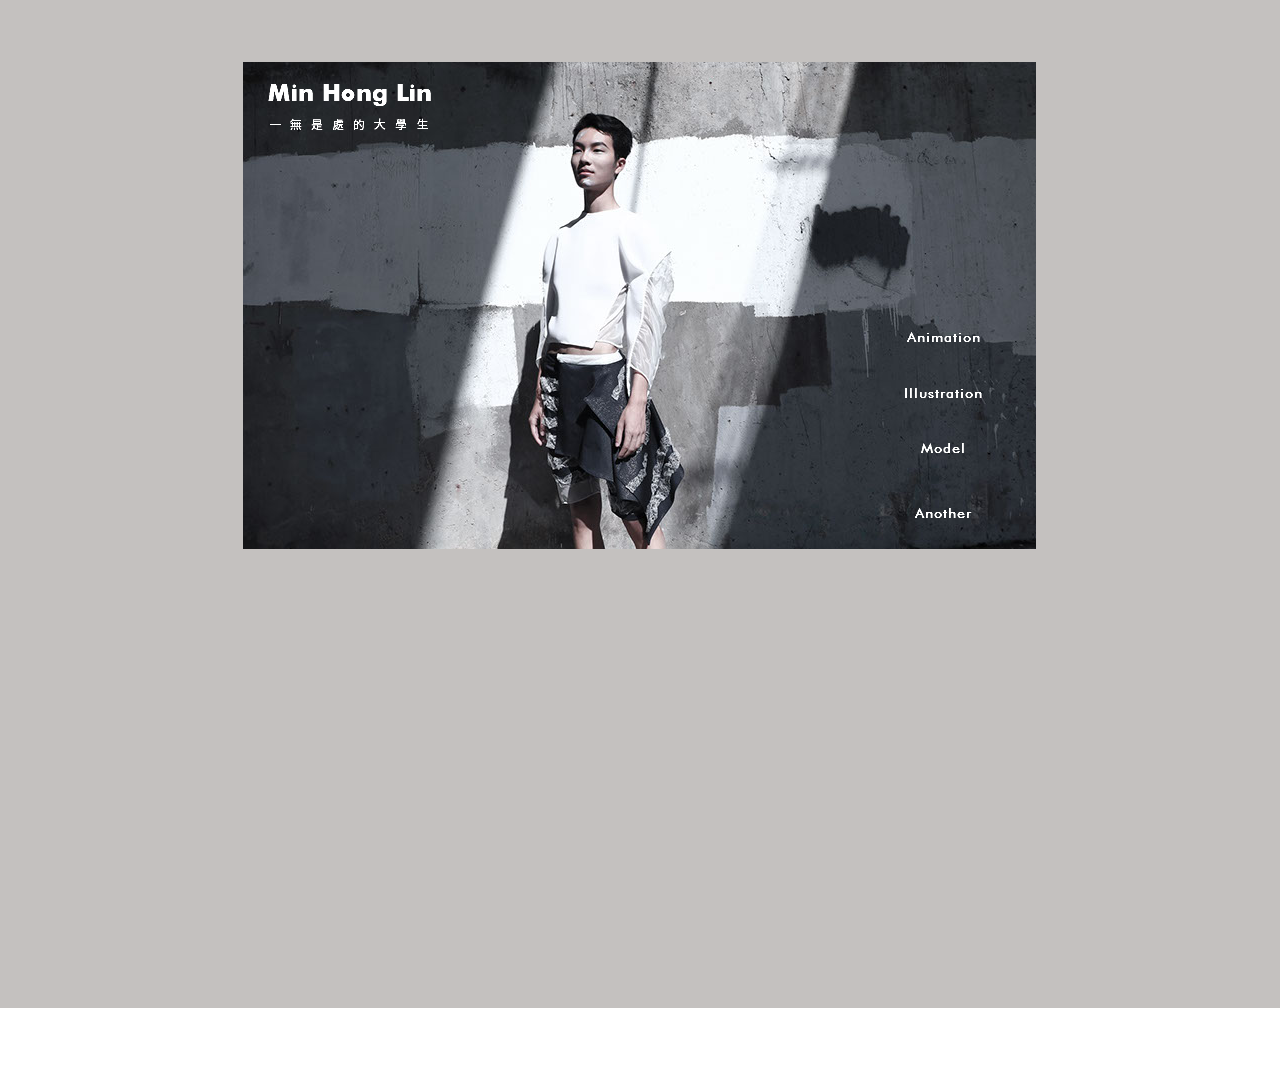
<file: index.html>
<!DOCTYPE html>
<html class="nojs html css_verticalspacer" lang="zh-TW">
 <head>

  <meta http-equiv="Content-type" content="text/html;charset=UTF-8"/>
  <meta name="generator" content="2018.1.1.386"/>
  <meta name="viewport" content="width=device-width, initial-scale=1.0"/>
  
  <script type="text/javascript">
   // Update the 'nojs'/'js' class on the html node
document.documentElement.className = document.documentElement.className.replace(/\bnojs\b/g, 'js');

// Check that all required assets are uploaded and up-to-date
if(typeof Muse == "undefined") window.Muse = {}; window.Muse.assets = {"required":["museutils.js", "museconfig.js", "jquery.watch.js", "require.js", "index.css"], "outOfDate":[]};
</script>
  
  <title>首頁</title>
  <!-- CSS -->
  <link rel="stylesheet" type="text/css" href="css/site_global.css?crc=444006867"/>
  <link rel="stylesheet" type="text/css" href="css/index.css?crc=4191060916" id="pagesheet"/>
   </head>
 <body>

  <div class="clearfix borderbox" id="page"><!-- group -->
   <div class="browser_width grpelem" id="u575-bw">
    <div id="u575"><!-- group -->
     <div class="clearfix" id="u575_align_to_page">
      <div class="clip_frame grpelem" id="u177"><!-- image -->
       <img class="block" id="u177_img" src="images/001.jpg?crc=175344269" alt="" data-heightwidthratio="0.6670870113493065" data-image-width="793" data-image-height="529"/>
      </div>
      <img class="grpelem" id="u210-4" alt="Min Hong Lin" src="images/u210-4.png?crc=3821679793" data-image-width="167"/><!-- rasterized frame -->
      <img class="grpelem" id="u214-4" alt="一無是處的大學生" src="images/u214-4.png?crc=3925945072" data-image-width="166"/><!-- rasterized frame -->
      <a class="nonblock nontext Button rounded-corners clearfix grpelem" id="buttonu218" href="animation.html" data-visibility="changed" style="visibility:hidden"><!-- container box --><div class="grpelem" id="u219"><!-- state-based BG images --><img alt="Animation" src="images/blank.gif?crc=4208392903"/><div class="fluid_height_spacer"></div></div></a>
      <a class="nonblock nontext Button rounded-corners clearfix grpelem" id="buttonu225" href="illustration.html" data-visibility="changed" style="visibility:hidden"><!-- container box --><div class="grpelem" id="u226"><!-- state-based BG images --><img alt="Illustration" src="images/blank.gif?crc=4208392903"/><div class="fluid_height_spacer"></div></div></a>
      <a class="nonblock nontext Button rounded-corners clearfix grpelem" id="buttonu231" href="model.html" data-visibility="changed" style="visibility:hidden"><!-- container box --><div class="grpelem" id="u232"><!-- state-based BG images --><img alt="Model" src="images/blank.gif?crc=4208392903"/><div class="fluid_height_spacer"></div></div></a>
      <a class="nonblock nontext Button rounded-corners clearfix grpelem" id="buttonu237" href="another.html" data-visibility="changed" style="visibility:hidden"><!-- container box --><div class="grpelem" id="u238"><!-- state-based BG images --><img alt="Another" src="images/blank.gif?crc=4208392903"/><div class="fluid_height_spacer"></div></div></a>
     </div>
    </div>
   </div>
   <div class="browser_width grpelem" id="u187-bw">
    <div id="u187"><!-- simple frame --></div>
   </div>
   <div class="verticalspacer" data-offset-top="1007" data-content-above-spacer="1006" data-content-below-spacer="62" data-sizePolicy="fixed" data-pintopage="page_fixedLeft"></div>
  </div>
  <div class="preload_images">
   <img class="preload" src="images/u219-r.png?crc=190890516" alt=""/>
   <img class="preload" src="images/u226-r.png?crc=463246982" alt=""/>
   <img class="preload" src="images/u232-r.png?crc=256237209" alt=""/>
   <img class="preload" src="images/u238-r.png?crc=4056247758" alt=""/>
  </div>
  <!-- Other scripts -->
  <script type="text/javascript">
   // Decide whether to suppress missing file error or not based on preference setting
var suppressMissingFileError = false
</script>
  <script type="text/javascript">
   window.Muse.assets.check=function(c){if(!window.Muse.assets.checked){window.Muse.assets.checked=!0;var b={},d=function(a,b){if(window.getComputedStyle){var c=window.getComputedStyle(a,null);return c&&c.getPropertyValue(b)||c&&c[b]||""}if(document.documentElement.currentStyle)return(c=a.currentStyle)&&c[b]||a.style&&a.style[b]||"";return""},a=function(a){if(a.match(/^rgb/))return a=a.replace(/\s+/g,"").match(/([\d\,]+)/gi)[0].split(","),(parseInt(a[0])<<16)+(parseInt(a[1])<<8)+parseInt(a[2]);if(a.match(/^\#/))return parseInt(a.substr(1),
16);return 0},f=function(f){for(var g=document.getElementsByTagName("link"),j=0;j<g.length;j++)if("text/css"==g[j].type){var l=(g[j].href||"").match(/\/?css\/([\w\-]+\.css)\?crc=(\d+)/);if(!l||!l[1]||!l[2])break;b[l[1]]=l[2]}g=document.createElement("div");g.className="version";g.style.cssText="display:none; width:1px; height:1px;";document.getElementsByTagName("body")[0].appendChild(g);for(j=0;j<Muse.assets.required.length;){var l=Muse.assets.required[j],k=l.match(/([\w\-\.]+)\.(\w+)$/),i=k&&k[1]?
k[1]:null,k=k&&k[2]?k[2]:null;switch(k.toLowerCase()){case "css":i=i.replace(/\W/gi,"_").replace(/^([^a-z])/gi,"_$1");g.className+=" "+i;i=a(d(g,"color"));k=a(d(g,"backgroundColor"));i!=0||k!=0?(Muse.assets.required.splice(j,1),"undefined"!=typeof b[l]&&(i!=b[l]>>>24||k!=(b[l]&16777215))&&Muse.assets.outOfDate.push(l)):j++;g.className="version";break;case "js":j++;break;default:throw Error("Unsupported file type: "+k);}}c?c().jquery!="1.8.3"&&Muse.assets.outOfDate.push("jquery-1.8.3.min.js"):Muse.assets.required.push("jquery-1.8.3.min.js");
g.parentNode.removeChild(g);if(Muse.assets.outOfDate.length||Muse.assets.required.length)g="伺服器上的某些檔案可能遺失或不正確。請清除瀏覽器快取後再試一次。若問題持續發生，請聯絡網站作者。",f&&Muse.assets.outOfDate.length&&(g+="\nOut of date: "+Muse.assets.outOfDate.join(",")),f&&Muse.assets.required.length&&(g+="\nMissing: "+Muse.assets.required.join(",")),suppressMissingFileError?(g+="\nUse SuppressMissingFileError key in AppPrefs.xml to show missing file error pop up.",console.log(g)):alert(g)};location&&location.search&&location.search.match&&location.search.match(/muse_debug/gi)?
setTimeout(function(){f(!0)},5E3):f()}};
var muse_init=function(){require.config({baseUrl:""});require(["jquery","museutils","whatinput","jquery.watch"],function(c){var $ = c;$(document).ready(function(){try{
window.Muse.assets.check($);/* body */
Muse.Utils.transformMarkupToFixBrowserProblemsPreInit();/* body */
Muse.Utils.prepHyperlinks(true);/* body */
Muse.Utils.resizeHeight('.browser_width');/* resize height */
Muse.Utils.requestAnimationFrame(function() { $('body').addClass('initialized'); });/* mark body as initialized */
Muse.Utils.makeButtonsVisibleAfterSettingMinWidth();/* body */
Muse.Utils.fullPage('#page');/* 100% height page */
Muse.Utils.showWidgetsWhenReady();/* body */
Muse.Utils.transformMarkupToFixBrowserProblems();/* body */
}catch(b){if(b&&"function"==typeof b.notify?b.notify():Muse.Assert.fail("Error calling selector function: "+b),false)throw b;}})})};

</script>
  <!-- RequireJS script -->
  <script src="scripts/require.js?crc=4177726516" type="text/javascript" async data-main="scripts/museconfig.js?crc=128606099" onload="if (requirejs) requirejs.onError = function(requireType, requireModule) { if (requireType && requireType.toString && requireType.toString().indexOf && 0 <= requireType.toString().indexOf('#scripterror')) window.Muse.assets.check(); }" onerror="window.Muse.assets.check();"></script>
   </body>
</html>
</file>
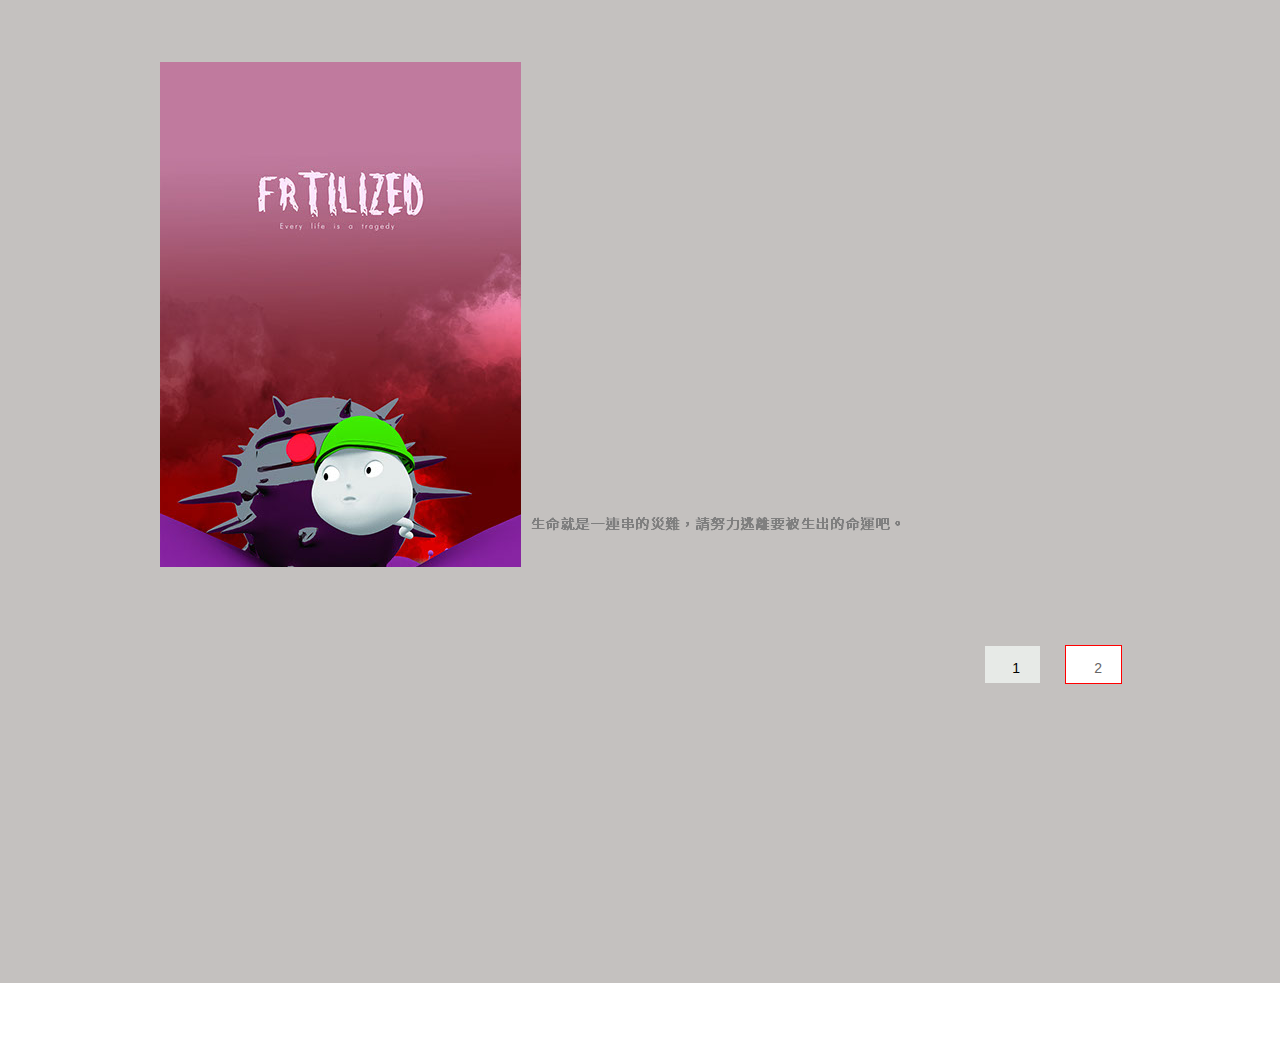
<file: animation.html>
<!DOCTYPE html>
<html class="nojs html css_verticalspacer" lang="zh-TW">
 <head>

  <meta http-equiv="Content-type" content="text/html;charset=UTF-8"/>
  <meta name="generator" content="2018.1.1.386"/>
  <meta name="viewport" content="width=device-width, initial-scale=1.0"/>
  
  <script type="text/javascript">
   // Update the 'nojs'/'js' class on the html node
document.documentElement.className = document.documentElement.className.replace(/\bnojs\b/g, 'js');

// Check that all required assets are uploaded and up-to-date
if(typeof Muse == "undefined") window.Muse = {}; window.Muse.assets = {"required":["museutils.js", "museconfig.js", "jquery.watch.js", "require.js", "webpro.js", "musewpslideshow.js", "jquery.museoverlay.js", "touchswipe.js", "animation.css"], "outOfDate":[]};
</script>
  
  <title>Animation</title>
  <!-- CSS -->
  <link rel="stylesheet" type="text/css" href="css/site_global.css?crc=444006867"/>
  <link rel="stylesheet" type="text/css" href="css/animation.css?crc=3763290110" id="pagesheet"/>
   </head>
 <body>

  <div class="clearfix borderbox" id="page"><!-- column -->
   <div class="browser_width colelem" id="u578-bw">
    <div id="u578"><!-- group -->
     <div class="clearfix" id="u578_align_to_page">
      <div class="PamphletWidget clearfix allow_click_through grpelem" id="pamphletu256" data-visibility="changed" style="visibility:hidden"><!-- none box -->
       <div class="popup_anchor allow_click_through grpelem" data-col-pos="1" id="u264popup">
        <div class="ContainerGroup clearfix" data-col-pos="1" id="u264"><!-- stack box -->
         <div class="Container clearfix grpelem" data-col-pos="0" id="u269"><!-- group -->
          <div class="clip_frame grpelem" id="u271"><!-- image -->
           <img class="block" id="u271_img" src="images/%e6%9c%aa%e5%91%bd%e5%90%8d-2.jpg?crc=66740519" alt="" data-heightwidthratio="1.4127423822714682" data-image-width="361" data-image-height="510"/>
          </div>
          <img class="grpelem" id="u270-4" alt="生命就是一連串的災難，請努力逃離要被生出的命運吧。" src="images/u270-4.png?crc=4168457733" data-image-width="428"/><!-- rasterized frame -->
         </div>
         <div class="Container invi clearfix grpelem" data-col-pos="1" id="u273"><!-- group -->
          <img class="grpelem" id="u274-4" alt="生命本身就不值得讚揚，也從來不是勝者的獎品，而是懲罰，對於敗者的懲罰。" src="images/u274-4.png?crc=297711229" data-image-width="604"/><!-- rasterized frame -->
          <div class="clip_frame grpelem" id="u275"><!-- image -->
           <img class="block" id="u275_img" src="images/20191219_move_01_10104.jpg?crc=3917610050" alt="" data-heightwidthratio="0.5619195046439629" data-image-width="646" data-image-height="363"/>
          </div>
         </div>
        </div>
       </div>
       <div class="ThumbGroup clearfix grpelem" data-col-pos="0" id="u257"><!-- none box -->
        <div class="popup_anchor grpelem" id="pu258popup">
         <div class="popup_element Thumb clearfix" id="pu258"><!-- group -->
          <div class="popup_anchor allow_click_through grpelem" data-col-pos="0" id="u258popup">
           <div class="popup_element clearfix" data-col-pos="0" id="u258"><!-- group -->
            <div class="clearfix grpelem" id="u259-4"><!-- content -->
             <p>1</p>
            </div>
           </div>
          </div>
         </div>
        </div>
        <div class="popup_anchor grpelem" id="pu260popup">
         <div class="popup_element Thumb clearfix" id="pu260"><!-- group -->
          <div class="popup_anchor allow_click_through grpelem" data-col-pos="1" id="u260popup">
           <div class="popup_element clearfix" data-col-pos="1" id="u260"><!-- group -->
            <div class="clearfix grpelem" id="u261-4"><!-- content -->
             <p>2</p>
            </div>
           </div>
          </div>
         </div>
        </div>
       </div>
      </div>
     </div>
    </div>
   </div>
   <div class="verticalspacer" data-offset-top="983" data-content-above-spacer="983" data-content-below-spacer="61" data-sizePolicy="fixed" data-pintopage="page_fixedLeft"></div>
  </div>
  <!-- Other scripts -->
  <script type="text/javascript">
   // Decide whether to suppress missing file error or not based on preference setting
var suppressMissingFileError = false
</script>
  <script type="text/javascript">
   window.Muse.assets.check=function(c){if(!window.Muse.assets.checked){window.Muse.assets.checked=!0;var b={},d=function(a,b){if(window.getComputedStyle){var c=window.getComputedStyle(a,null);return c&&c.getPropertyValue(b)||c&&c[b]||""}if(document.documentElement.currentStyle)return(c=a.currentStyle)&&c[b]||a.style&&a.style[b]||"";return""},a=function(a){if(a.match(/^rgb/))return a=a.replace(/\s+/g,"").match(/([\d\,]+)/gi)[0].split(","),(parseInt(a[0])<<16)+(parseInt(a[1])<<8)+parseInt(a[2]);if(a.match(/^\#/))return parseInt(a.substr(1),
16);return 0},f=function(f){for(var g=document.getElementsByTagName("link"),j=0;j<g.length;j++)if("text/css"==g[j].type){var l=(g[j].href||"").match(/\/?css\/([\w\-]+\.css)\?crc=(\d+)/);if(!l||!l[1]||!l[2])break;b[l[1]]=l[2]}g=document.createElement("div");g.className="version";g.style.cssText="display:none; width:1px; height:1px;";document.getElementsByTagName("body")[0].appendChild(g);for(j=0;j<Muse.assets.required.length;){var l=Muse.assets.required[j],k=l.match(/([\w\-\.]+)\.(\w+)$/),i=k&&k[1]?
k[1]:null,k=k&&k[2]?k[2]:null;switch(k.toLowerCase()){case "css":i=i.replace(/\W/gi,"_").replace(/^([^a-z])/gi,"_$1");g.className+=" "+i;i=a(d(g,"color"));k=a(d(g,"backgroundColor"));i!=0||k!=0?(Muse.assets.required.splice(j,1),"undefined"!=typeof b[l]&&(i!=b[l]>>>24||k!=(b[l]&16777215))&&Muse.assets.outOfDate.push(l)):j++;g.className="version";break;case "js":j++;break;default:throw Error("Unsupported file type: "+k);}}c?c().jquery!="1.8.3"&&Muse.assets.outOfDate.push("jquery-1.8.3.min.js"):Muse.assets.required.push("jquery-1.8.3.min.js");
g.parentNode.removeChild(g);if(Muse.assets.outOfDate.length||Muse.assets.required.length)g="伺服器上的某些檔案可能遺失或不正確。請清除瀏覽器快取後再試一次。若問題持續發生，請聯絡網站作者。",f&&Muse.assets.outOfDate.length&&(g+="\nOut of date: "+Muse.assets.outOfDate.join(",")),f&&Muse.assets.required.length&&(g+="\nMissing: "+Muse.assets.required.join(",")),suppressMissingFileError?(g+="\nUse SuppressMissingFileError key in AppPrefs.xml to show missing file error pop up.",console.log(g)):alert(g)};location&&location.search&&location.search.match&&location.search.match(/muse_debug/gi)?
setTimeout(function(){f(!0)},5E3):f()}};
var muse_init=function(){require.config({baseUrl:""});require(["jquery","museutils","whatinput","jquery.watch","webpro","musewpslideshow","jquery.museoverlay","touchswipe"],function(c){var $ = c;$(document).ready(function(){try{
window.Muse.assets.check($);/* body */
Muse.Utils.transformMarkupToFixBrowserProblemsPreInit();/* body */
Muse.Utils.prepHyperlinks(true);/* body */
Muse.Utils.resizeHeight('.popup_anchor.allow_click_through');/* resize height */
Muse.Utils.resizeHeight('.browser_width');/* resize height */
Muse.Utils.requestAnimationFrame(function() { $('body').addClass('initialized'); });/* mark body as initialized */
Muse.Utils.makeButtonsVisibleAfterSettingMinWidth();/* body */
Muse.Utils.initWidget('#pamphletu256', ['#bp_infinity'], function(elem) { return new WebPro.Widget.ContentSlideShow(elem, {contentLayout_runtime:'stack',event:'click',deactivationEvent:'',autoPlay:false,displayInterval:3000,transitionStyle:'horizontal',transitionDuration:500,hideAllContentsFirst:false,triggersOnTop:false,shuffle:false,enableSwipe:true,resumeAutoplay:true,resumeAutoplayInterval:3000,playOnce:false,autoActivate_runtime:false,isResponsive:true}); });/* #pamphletu256 */
Muse.Utils.fullPage('#page');/* 100% height page */
Muse.Utils.showWidgetsWhenReady();/* body */
Muse.Utils.transformMarkupToFixBrowserProblems();/* body */
}catch(b){if(b&&"function"==typeof b.notify?b.notify():Muse.Assert.fail("Error calling selector function: "+b),false)throw b;}})})};

</script>
  <!-- RequireJS script -->
  <script src="scripts/require.js?crc=4177726516" type="text/javascript" async data-main="scripts/museconfig.js?crc=128606099" onload="if (requirejs) requirejs.onError = function(requireType, requireModule) { if (requireType && requireType.toString && requireType.toString().indexOf && 0 <= requireType.toString().indexOf('#scripterror')) window.Muse.assets.check(); }" onerror="window.Muse.assets.check();"></script>
   </body>
</html>
</file>
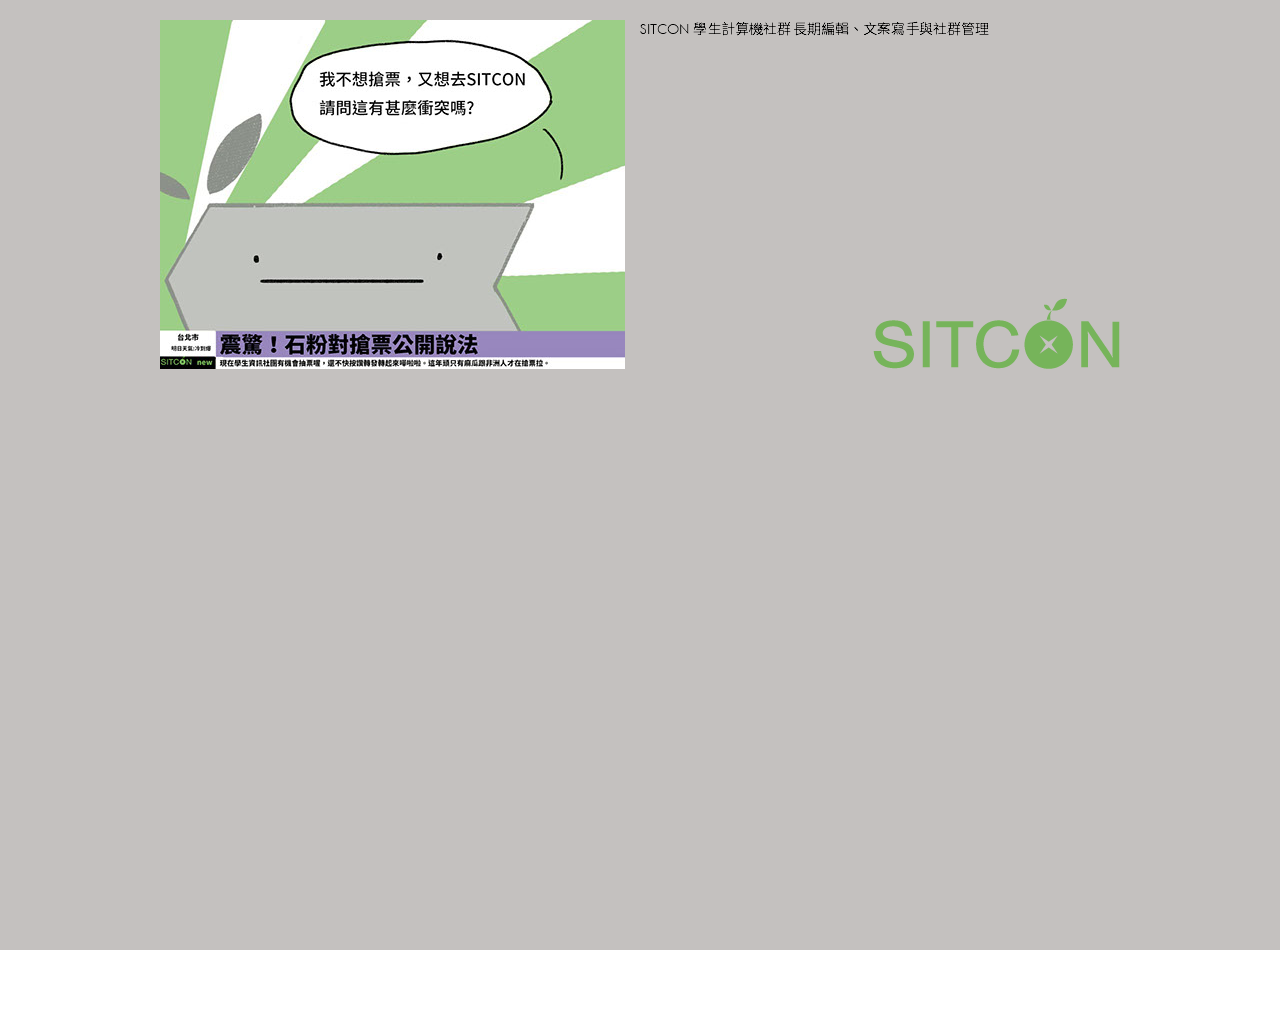
<file: another.html>
<!DOCTYPE html>
<html class="nojs html css_verticalspacer" lang="zh-TW">
 <head>

  <meta http-equiv="Content-type" content="text/html;charset=UTF-8"/>
  <meta name="generator" content="2018.1.1.386"/>
  <meta name="viewport" content="width=device-width, initial-scale=1.0"/>
  
  <script type="text/javascript">
   // Update the 'nojs'/'js' class on the html node
document.documentElement.className = document.documentElement.className.replace(/\bnojs\b/g, 'js');

// Check that all required assets are uploaded and up-to-date
if(typeof Muse == "undefined") window.Muse = {}; window.Muse.assets = {"required":["museutils.js", "museconfig.js", "jquery.watch.js", "require.js", "another.css"], "outOfDate":[]};
</script>
  
  <title>Another</title>
  <!-- CSS -->
  <link rel="stylesheet" type="text/css" href="css/site_global.css?crc=444006867"/>
  <link rel="stylesheet" type="text/css" href="css/another.css?crc=284882651" id="pagesheet"/>
   </head>
 <body>

  <div class="clearfix borderbox" id="page"><!-- column -->
   <div class="browser_width colelem" id="u584-bw">
    <div id="u584"><!-- group -->
     <div class="clearfix" id="u584_align_to_page">
      <div class="clip_frame grpelem" id="u518"><!-- image -->
       <img class="block" id="u518_img" src="images/photo6287049003233290577.jpg?crc=4247688629" alt="" data-heightwidthratio="0.7505376344086021" data-image-width="465" data-image-height="349"/>
      </div>
      <div class="clearfix grpelem" id="pu514-6"><!-- column -->
       <img class="colelem" id="u514-6" alt="SITCON 學生計算機社群 長期編輯、文案寫手與社群管理" src="images/u514-6.png?crc=4192196184" data-image-width="480"/><!-- rasterized frame -->
       <div class="clip_frame colelem" id="u587"><!-- image -->
        <img class="block" id="u587_img" src="images/sitcon%20logo.png?crc=4026099493" alt="" data-heightwidthratio="0.2874493927125506" data-image-width="247" data-image-height="71"/>
       </div>
      </div>
     </div>
    </div>
   </div>
   <div class="verticalspacer" data-offset-top="950" data-content-above-spacer="949" data-content-below-spacer="61" data-sizePolicy="fixed" data-pintopage="page_fixedLeft"></div>
  </div>
  <!-- Other scripts -->
  <script type="text/javascript">
   // Decide whether to suppress missing file error or not based on preference setting
var suppressMissingFileError = false
</script>
  <script type="text/javascript">
   window.Muse.assets.check=function(c){if(!window.Muse.assets.checked){window.Muse.assets.checked=!0;var b={},d=function(a,b){if(window.getComputedStyle){var c=window.getComputedStyle(a,null);return c&&c.getPropertyValue(b)||c&&c[b]||""}if(document.documentElement.currentStyle)return(c=a.currentStyle)&&c[b]||a.style&&a.style[b]||"";return""},a=function(a){if(a.match(/^rgb/))return a=a.replace(/\s+/g,"").match(/([\d\,]+)/gi)[0].split(","),(parseInt(a[0])<<16)+(parseInt(a[1])<<8)+parseInt(a[2]);if(a.match(/^\#/))return parseInt(a.substr(1),
16);return 0},f=function(f){for(var g=document.getElementsByTagName("link"),j=0;j<g.length;j++)if("text/css"==g[j].type){var l=(g[j].href||"").match(/\/?css\/([\w\-]+\.css)\?crc=(\d+)/);if(!l||!l[1]||!l[2])break;b[l[1]]=l[2]}g=document.createElement("div");g.className="version";g.style.cssText="display:none; width:1px; height:1px;";document.getElementsByTagName("body")[0].appendChild(g);for(j=0;j<Muse.assets.required.length;){var l=Muse.assets.required[j],k=l.match(/([\w\-\.]+)\.(\w+)$/),i=k&&k[1]?
k[1]:null,k=k&&k[2]?k[2]:null;switch(k.toLowerCase()){case "css":i=i.replace(/\W/gi,"_").replace(/^([^a-z])/gi,"_$1");g.className+=" "+i;i=a(d(g,"color"));k=a(d(g,"backgroundColor"));i!=0||k!=0?(Muse.assets.required.splice(j,1),"undefined"!=typeof b[l]&&(i!=b[l]>>>24||k!=(b[l]&16777215))&&Muse.assets.outOfDate.push(l)):j++;g.className="version";break;case "js":j++;break;default:throw Error("Unsupported file type: "+k);}}c?c().jquery!="1.8.3"&&Muse.assets.outOfDate.push("jquery-1.8.3.min.js"):Muse.assets.required.push("jquery-1.8.3.min.js");
g.parentNode.removeChild(g);if(Muse.assets.outOfDate.length||Muse.assets.required.length)g="伺服器上的某些檔案可能遺失或不正確。請清除瀏覽器快取後再試一次。若問題持續發生，請聯絡網站作者。",f&&Muse.assets.outOfDate.length&&(g+="\nOut of date: "+Muse.assets.outOfDate.join(",")),f&&Muse.assets.required.length&&(g+="\nMissing: "+Muse.assets.required.join(",")),suppressMissingFileError?(g+="\nUse SuppressMissingFileError key in AppPrefs.xml to show missing file error pop up.",console.log(g)):alert(g)};location&&location.search&&location.search.match&&location.search.match(/muse_debug/gi)?
setTimeout(function(){f(!0)},5E3):f()}};
var muse_init=function(){require.config({baseUrl:""});require(["jquery","museutils","whatinput","jquery.watch"],function(c){var $ = c;$(document).ready(function(){try{
window.Muse.assets.check($);/* body */
Muse.Utils.transformMarkupToFixBrowserProblemsPreInit();/* body */
Muse.Utils.prepHyperlinks(true);/* body */
Muse.Utils.resizeHeight('.browser_width');/* resize height */
Muse.Utils.requestAnimationFrame(function() { $('body').addClass('initialized'); });/* mark body as initialized */
Muse.Utils.makeButtonsVisibleAfterSettingMinWidth();/* body */
Muse.Utils.fullPage('#page');/* 100% height page */
Muse.Utils.showWidgetsWhenReady();/* body */
Muse.Utils.transformMarkupToFixBrowserProblems();/* body */
}catch(b){if(b&&"function"==typeof b.notify?b.notify():Muse.Assert.fail("Error calling selector function: "+b),false)throw b;}})})};

</script>
  <!-- RequireJS script -->
  <script src="scripts/require.js?crc=4177726516" type="text/javascript" async data-main="scripts/museconfig.js?crc=128606099" onload="if (requirejs) requirejs.onError = function(requireType, requireModule) { if (requireType && requireType.toString && requireType.toString().indexOf && 0 <= requireType.toString().indexOf('#scripterror')) window.Muse.assets.check(); }" onerror="window.Muse.assets.check();"></script>
   </body>
</html>
</file>
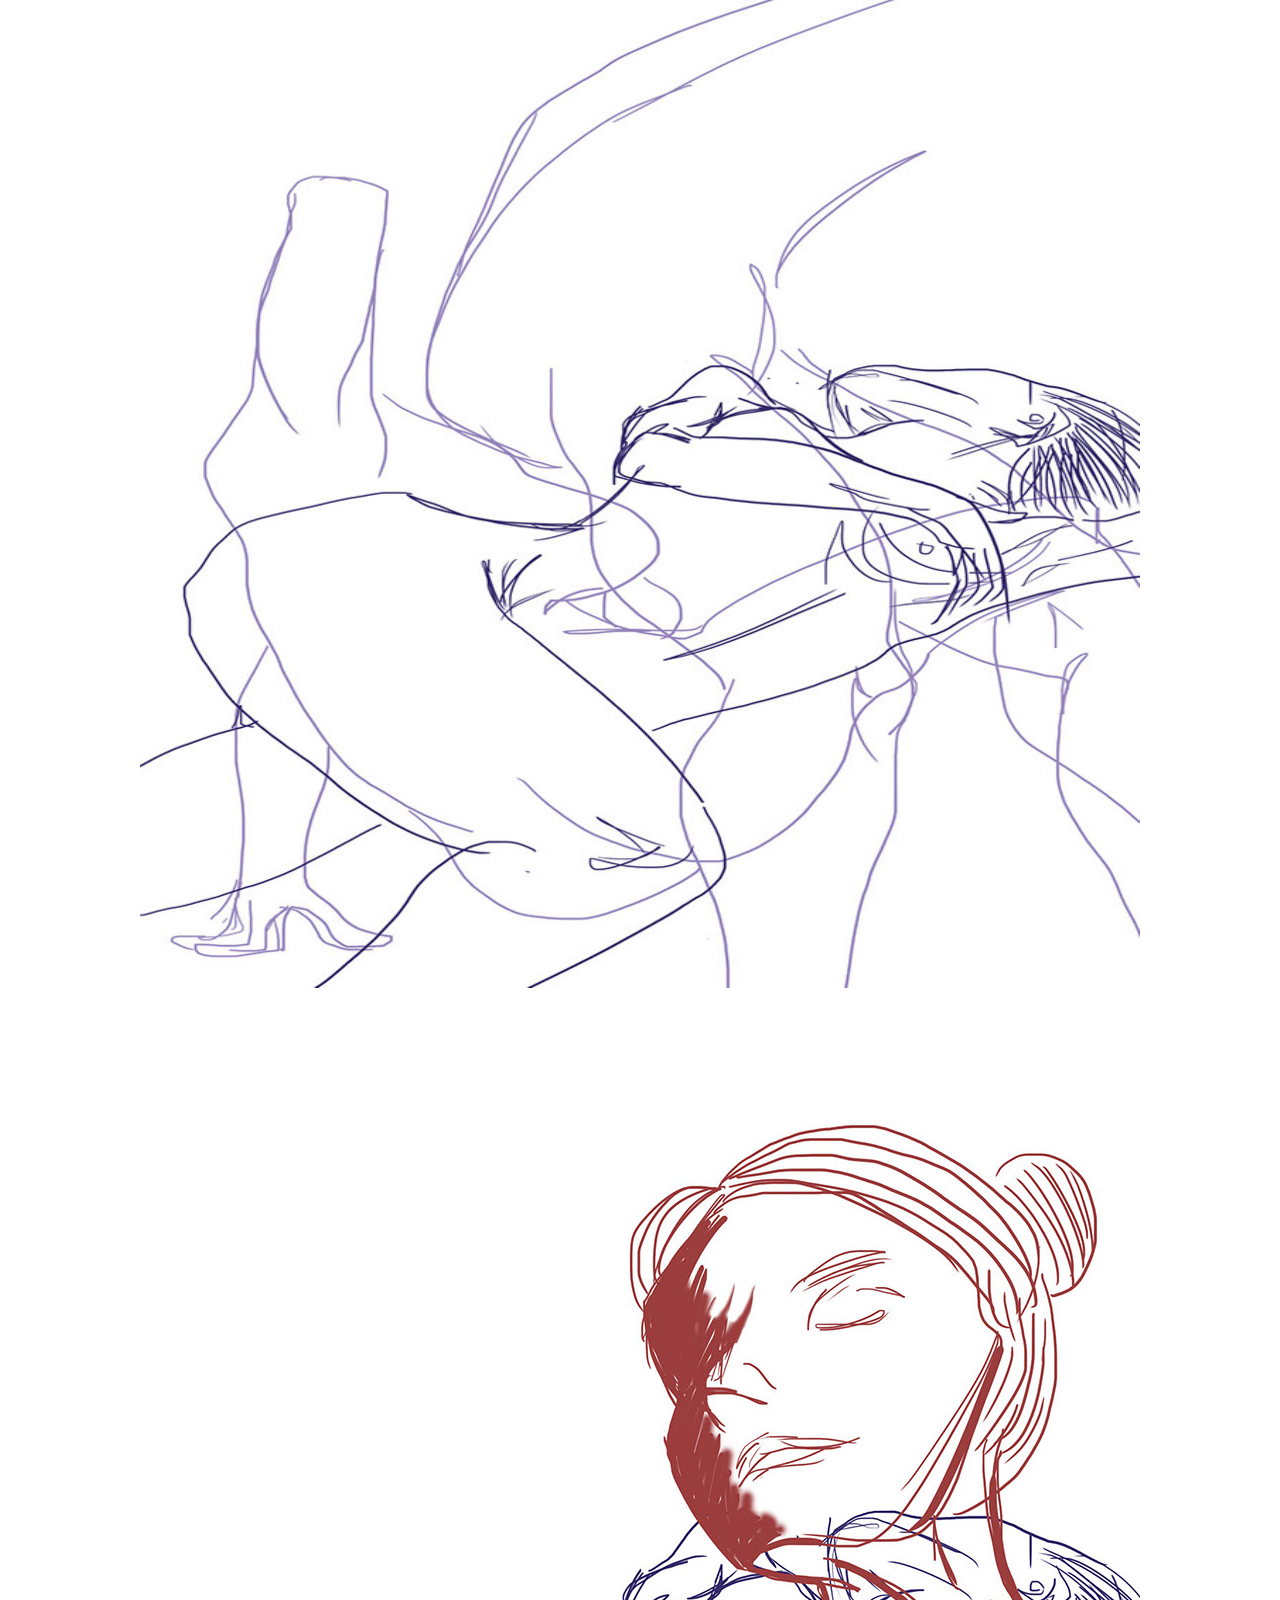
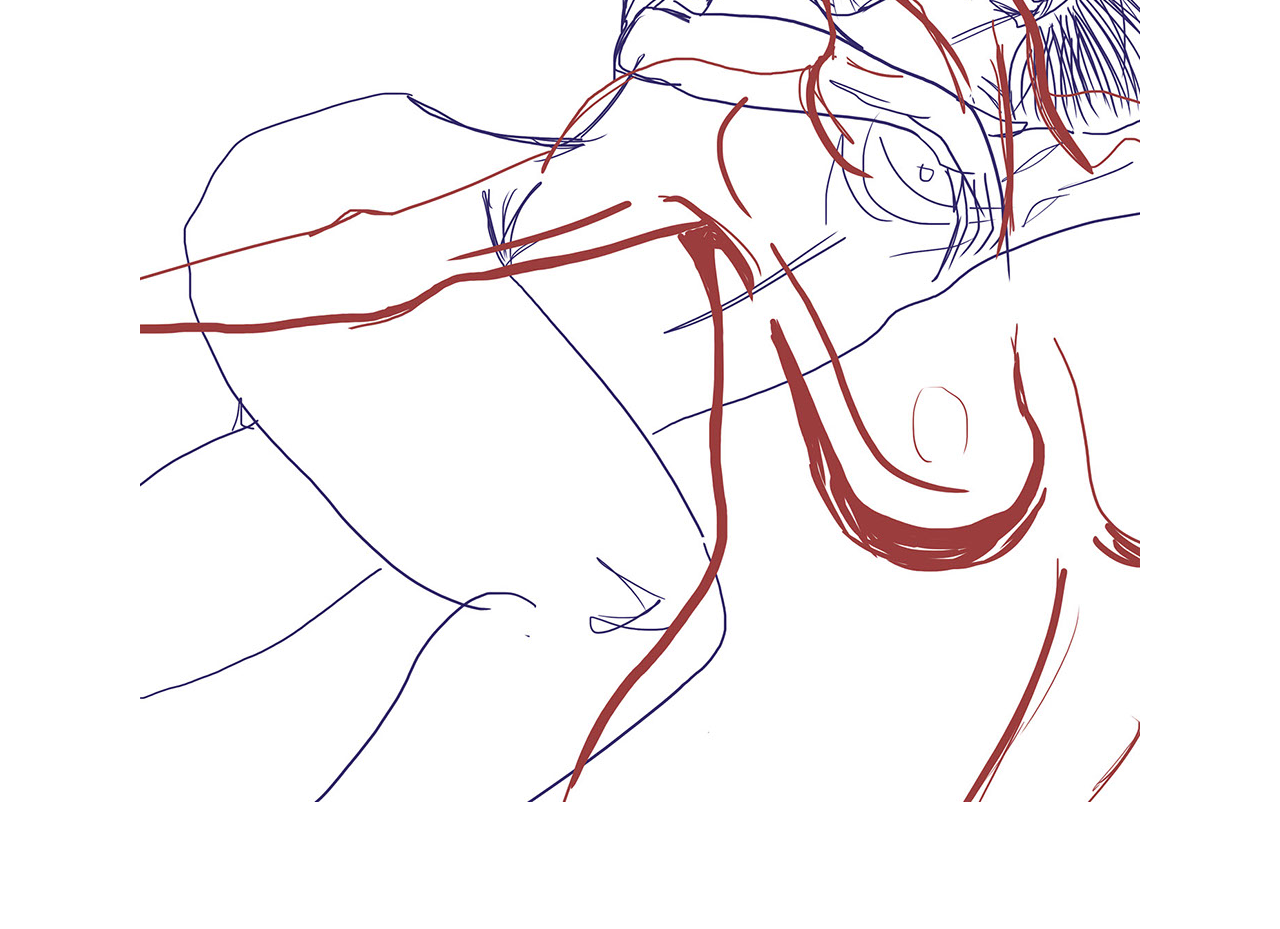
<file: illustration.html>
<!DOCTYPE html>
<html class="nojs html css_verticalspacer" lang="zh-TW">
 <head>

  <meta http-equiv="Content-type" content="text/html;charset=UTF-8"/>
  <meta name="generator" content="2018.1.1.386"/>
  <meta name="viewport" content="width=device-width, initial-scale=1.0"/>
  
  <script type="text/javascript">
   // Update the 'nojs'/'js' class on the html node
document.documentElement.className = document.documentElement.className.replace(/\bnojs\b/g, 'js');

// Check that all required assets are uploaded and up-to-date
if(typeof Muse == "undefined") window.Muse = {}; window.Muse.assets = {"required":["museutils.js", "museconfig.js", "jquery.watch.js", "require.js", "illustration.css"], "outOfDate":[]};
</script>
  
  <title>Illustration</title>
  <!-- CSS -->
  <link rel="stylesheet" type="text/css" href="css/site_global.css?crc=444006867"/>
  <link rel="stylesheet" type="text/css" href="css/illustration.css?crc=107755723" id="pagesheet"/>
   </head>
 <body>

  <div class="clearfix borderbox" id="page"><!-- group -->
   <div class="clip_frame grpelem" id="u415"><!-- image -->
    <img class="block" id="u415_img" src="images/20191208_01-crop-u415.jpg?crc=327897515" alt="" data-heightwidthratio="0.988" data-image-width="1000" data-image-height="988"/>
   </div>
   <div class="verticalspacer" data-offset-top="988" data-content-above-spacer="988" data-content-below-spacer="62" data-sizePolicy="fixed" data-pintopage="page_fixedLeft"></div>
   <div class="clip_frame grpelem" id="u425"><!-- image -->
    <img class="block" id="u425_img" src="images/20191208_02.jpg?crc=4195346311" alt="" data-heightwidthratio="1.414" data-image-width="1000" data-image-height="1414"/>
   </div>
  </div>
  <!-- Other scripts -->
  <script type="text/javascript">
   // Decide whether to suppress missing file error or not based on preference setting
var suppressMissingFileError = false
</script>
  <script type="text/javascript">
   window.Muse.assets.check=function(c){if(!window.Muse.assets.checked){window.Muse.assets.checked=!0;var b={},d=function(a,b){if(window.getComputedStyle){var c=window.getComputedStyle(a,null);return c&&c.getPropertyValue(b)||c&&c[b]||""}if(document.documentElement.currentStyle)return(c=a.currentStyle)&&c[b]||a.style&&a.style[b]||"";return""},a=function(a){if(a.match(/^rgb/))return a=a.replace(/\s+/g,"").match(/([\d\,]+)/gi)[0].split(","),(parseInt(a[0])<<16)+(parseInt(a[1])<<8)+parseInt(a[2]);if(a.match(/^\#/))return parseInt(a.substr(1),
16);return 0},f=function(f){for(var g=document.getElementsByTagName("link"),j=0;j<g.length;j++)if("text/css"==g[j].type){var l=(g[j].href||"").match(/\/?css\/([\w\-]+\.css)\?crc=(\d+)/);if(!l||!l[1]||!l[2])break;b[l[1]]=l[2]}g=document.createElement("div");g.className="version";g.style.cssText="display:none; width:1px; height:1px;";document.getElementsByTagName("body")[0].appendChild(g);for(j=0;j<Muse.assets.required.length;){var l=Muse.assets.required[j],k=l.match(/([\w\-\.]+)\.(\w+)$/),i=k&&k[1]?
k[1]:null,k=k&&k[2]?k[2]:null;switch(k.toLowerCase()){case "css":i=i.replace(/\W/gi,"_").replace(/^([^a-z])/gi,"_$1");g.className+=" "+i;i=a(d(g,"color"));k=a(d(g,"backgroundColor"));i!=0||k!=0?(Muse.assets.required.splice(j,1),"undefined"!=typeof b[l]&&(i!=b[l]>>>24||k!=(b[l]&16777215))&&Muse.assets.outOfDate.push(l)):j++;g.className="version";break;case "js":j++;break;default:throw Error("Unsupported file type: "+k);}}c?c().jquery!="1.8.3"&&Muse.assets.outOfDate.push("jquery-1.8.3.min.js"):Muse.assets.required.push("jquery-1.8.3.min.js");
g.parentNode.removeChild(g);if(Muse.assets.outOfDate.length||Muse.assets.required.length)g="伺服器上的某些檔案可能遺失或不正確。請清除瀏覽器快取後再試一次。若問題持續發生，請聯絡網站作者。",f&&Muse.assets.outOfDate.length&&(g+="\nOut of date: "+Muse.assets.outOfDate.join(",")),f&&Muse.assets.required.length&&(g+="\nMissing: "+Muse.assets.required.join(",")),suppressMissingFileError?(g+="\nUse SuppressMissingFileError key in AppPrefs.xml to show missing file error pop up.",console.log(g)):alert(g)};location&&location.search&&location.search.match&&location.search.match(/muse_debug/gi)?
setTimeout(function(){f(!0)},5E3):f()}};
var muse_init=function(){require.config({baseUrl:""});require(["jquery","museutils","whatinput","jquery.watch"],function(c){var $ = c;$(document).ready(function(){try{
window.Muse.assets.check($);/* body */
Muse.Utils.transformMarkupToFixBrowserProblemsPreInit();/* body */
Muse.Utils.prepHyperlinks(true);/* body */
Muse.Utils.makeButtonsVisibleAfterSettingMinWidth();/* body */
Muse.Utils.fullPage('#page');/* 100% height page */
Muse.Utils.showWidgetsWhenReady();/* body */
Muse.Utils.transformMarkupToFixBrowserProblems();/* body */
}catch(b){if(b&&"function"==typeof b.notify?b.notify():Muse.Assert.fail("Error calling selector function: "+b),false)throw b;}})})};

</script>
  <!-- RequireJS script -->
  <script src="scripts/require.js?crc=4177726516" type="text/javascript" async data-main="scripts/museconfig.js?crc=128606099" onload="if (requirejs) requirejs.onError = function(requireType, requireModule) { if (requireType && requireType.toString && requireType.toString().indexOf && 0 <= requireType.toString().indexOf('#scripterror')) window.Muse.assets.check(); }" onerror="window.Muse.assets.check();"></script>
   </body>
</html>
</file>
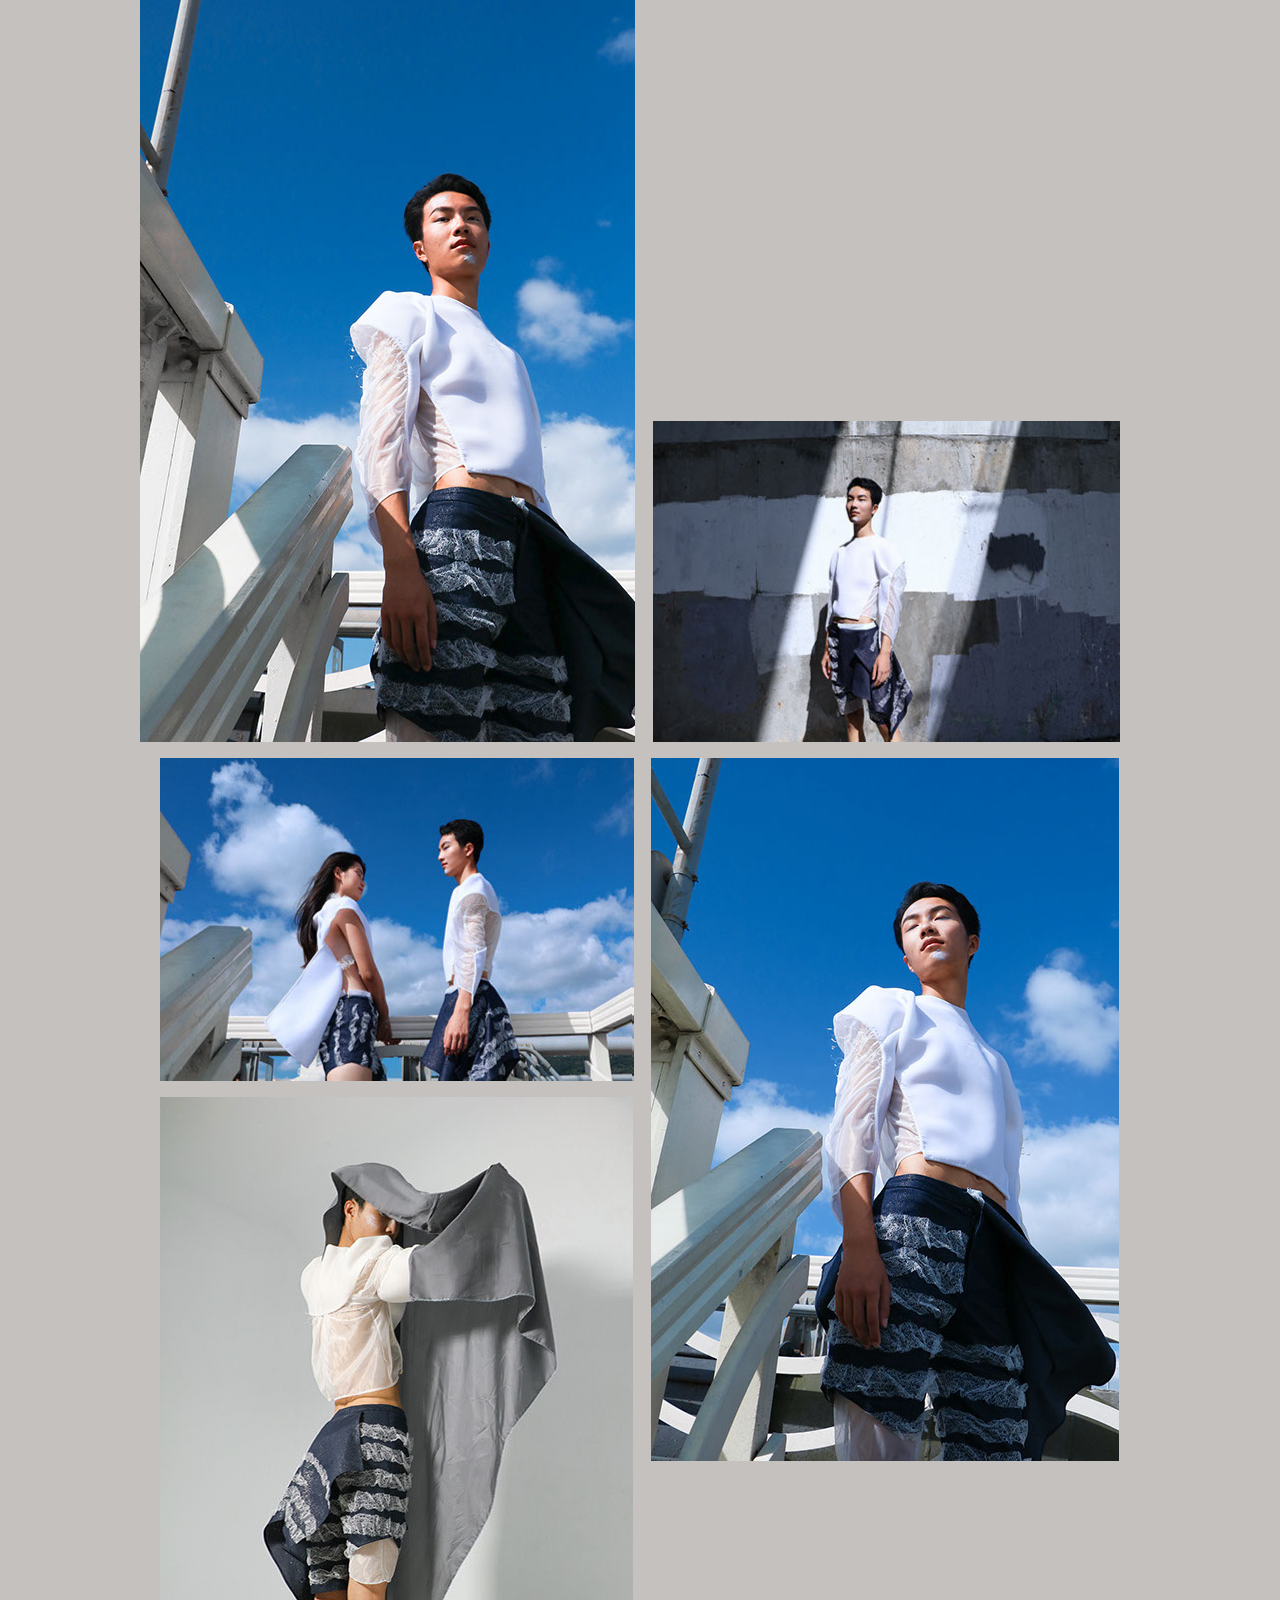
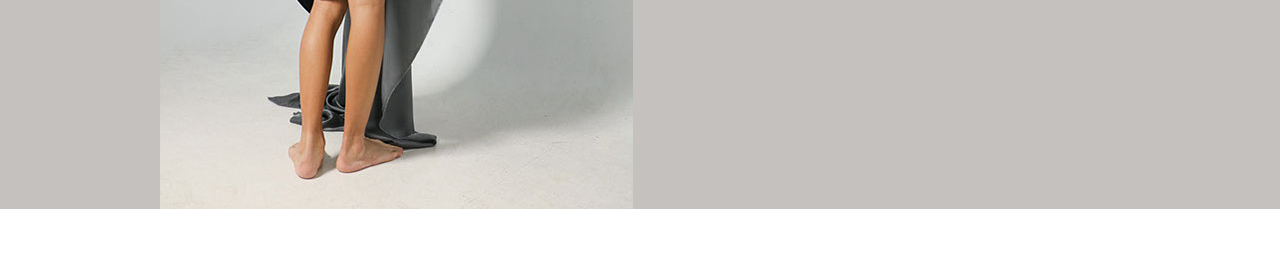
<file: model.html>
<!DOCTYPE html>
<html class="nojs html css_verticalspacer" lang="zh-TW">
 <head>

  <meta http-equiv="Content-type" content="text/html;charset=UTF-8"/>
  <meta name="generator" content="2018.1.1.386"/>
  <meta name="viewport" content="width=device-width, initial-scale=1.0"/>
  
  <script type="text/javascript">
   // Update the 'nojs'/'js' class on the html node
document.documentElement.className = document.documentElement.className.replace(/\bnojs\b/g, 'js');

// Check that all required assets are uploaded and up-to-date
if(typeof Muse == "undefined") window.Muse = {}; window.Muse.assets = {"required":["museutils.js", "museconfig.js", "jquery.watch.js", "require.js", "model.css"], "outOfDate":[]};
</script>
  
  <title>Model</title>
  <!-- CSS -->
  <link rel="stylesheet" type="text/css" href="css/site_global.css?crc=444006867"/>
  <link rel="stylesheet" type="text/css" href="css/model.css?crc=3928229526" id="pagesheet"/>
   </head>
 <body>

  <div class="clearfix borderbox" id="page"><!-- column -->
   <div class="position_content" id="page_position_content">
    <div class="browser_width colelem" id="u581-bw">
     <div id="u581"><!-- group -->
      <div class="clearfix" id="u581_align_to_page">
       <div class="clearfix grpelem" id="pu459"><!-- column -->
        <div class="clip_frame colelem" id="u459"><!-- image -->
         <img class="block" id="u459_img" src="images/img_3029.jpg?crc=95848691" alt="" data-heightwidthratio="1.498989898989899" data-image-width="495" data-image-height="742"/>
        </div>
        <div class="clip_frame colelem" id="u479"><!-- image -->
         <img class="block" id="u479_img" src="images/img_3041-crop-u479.jpg?crc=498377066" alt="" data-heightwidthratio="0.6814345991561181" data-image-width="474" data-image-height="323"/>
        </div>
        <div class="clip_frame colelem" id="u489"><!-- image -->
         <img class="block" id="u489_img" src="images/img_1842-crop-u489.jpg?crc=4273832968" alt="" data-heightwidthratio="1.5052854122621564" data-image-width="473" data-image-height="712"/>
        </div>
       </div>
       <div class="clearfix grpelem" id="pu469"><!-- column -->
        <div class="clip_frame colelem" id="u469"><!-- image -->
         <img class="block" id="u469_img" src="images/img_2980%201-crop-u469.jpg?crc=3780582184" alt="" data-heightwidthratio="0.6873661670235546" data-image-width="467" data-image-height="321"/>
        </div>
        <div class="clip_frame colelem" id="u449"><!-- image -->
         <img class="block" id="u449_img" src="images/img_3032.jpg?crc=4206063520" alt="" data-heightwidthratio="1.4989339019189765" data-image-width="469" data-image-height="703"/>
        </div>
       </div>
      </div>
     </div>
    </div>
    <div class="verticalspacer" data-offset-top="1809" data-content-above-spacer="1808" data-content-below-spacer="62" data-sizePolicy="fixed" data-pintopage="page_fixedLeft"></div>
   </div>
  </div>
  <!-- Other scripts -->
  <script type="text/javascript">
   // Decide whether to suppress missing file error or not based on preference setting
var suppressMissingFileError = false
</script>
  <script type="text/javascript">
   window.Muse.assets.check=function(c){if(!window.Muse.assets.checked){window.Muse.assets.checked=!0;var b={},d=function(a,b){if(window.getComputedStyle){var c=window.getComputedStyle(a,null);return c&&c.getPropertyValue(b)||c&&c[b]||""}if(document.documentElement.currentStyle)return(c=a.currentStyle)&&c[b]||a.style&&a.style[b]||"";return""},a=function(a){if(a.match(/^rgb/))return a=a.replace(/\s+/g,"").match(/([\d\,]+)/gi)[0].split(","),(parseInt(a[0])<<16)+(parseInt(a[1])<<8)+parseInt(a[2]);if(a.match(/^\#/))return parseInt(a.substr(1),
16);return 0},f=function(f){for(var g=document.getElementsByTagName("link"),j=0;j<g.length;j++)if("text/css"==g[j].type){var l=(g[j].href||"").match(/\/?css\/([\w\-]+\.css)\?crc=(\d+)/);if(!l||!l[1]||!l[2])break;b[l[1]]=l[2]}g=document.createElement("div");g.className="version";g.style.cssText="display:none; width:1px; height:1px;";document.getElementsByTagName("body")[0].appendChild(g);for(j=0;j<Muse.assets.required.length;){var l=Muse.assets.required[j],k=l.match(/([\w\-\.]+)\.(\w+)$/),i=k&&k[1]?
k[1]:null,k=k&&k[2]?k[2]:null;switch(k.toLowerCase()){case "css":i=i.replace(/\W/gi,"_").replace(/^([^a-z])/gi,"_$1");g.className+=" "+i;i=a(d(g,"color"));k=a(d(g,"backgroundColor"));i!=0||k!=0?(Muse.assets.required.splice(j,1),"undefined"!=typeof b[l]&&(i!=b[l]>>>24||k!=(b[l]&16777215))&&Muse.assets.outOfDate.push(l)):j++;g.className="version";break;case "js":j++;break;default:throw Error("Unsupported file type: "+k);}}c?c().jquery!="1.8.3"&&Muse.assets.outOfDate.push("jquery-1.8.3.min.js"):Muse.assets.required.push("jquery-1.8.3.min.js");
g.parentNode.removeChild(g);if(Muse.assets.outOfDate.length||Muse.assets.required.length)g="伺服器上的某些檔案可能遺失或不正確。請清除瀏覽器快取後再試一次。若問題持續發生，請聯絡網站作者。",f&&Muse.assets.outOfDate.length&&(g+="\nOut of date: "+Muse.assets.outOfDate.join(",")),f&&Muse.assets.required.length&&(g+="\nMissing: "+Muse.assets.required.join(",")),suppressMissingFileError?(g+="\nUse SuppressMissingFileError key in AppPrefs.xml to show missing file error pop up.",console.log(g)):alert(g)};location&&location.search&&location.search.match&&location.search.match(/muse_debug/gi)?
setTimeout(function(){f(!0)},5E3):f()}};
var muse_init=function(){require.config({baseUrl:""});require(["jquery","museutils","whatinput","jquery.watch"],function(c){var $ = c;$(document).ready(function(){try{
window.Muse.assets.check($);/* body */
Muse.Utils.transformMarkupToFixBrowserProblemsPreInit();/* body */
Muse.Utils.prepHyperlinks(true);/* body */
Muse.Utils.resizeHeight('.browser_width');/* resize height */
Muse.Utils.requestAnimationFrame(function() { $('body').addClass('initialized'); });/* mark body as initialized */
Muse.Utils.makeButtonsVisibleAfterSettingMinWidth();/* body */
Muse.Utils.fullPage('#page');/* 100% height page */
Muse.Utils.showWidgetsWhenReady();/* body */
Muse.Utils.transformMarkupToFixBrowserProblems();/* body */
}catch(b){if(b&&"function"==typeof b.notify?b.notify():Muse.Assert.fail("Error calling selector function: "+b),false)throw b;}})})};

</script>
  <!-- RequireJS script -->
  <script src="scripts/require.js?crc=4177726516" type="text/javascript" async data-main="scripts/museconfig.js?crc=128606099" onload="if (requirejs) requirejs.onError = function(requireType, requireModule) { if (requireType && requireType.toString && requireType.toString().indexOf && 0 <= requireType.toString().indexOf('#scripterror')) window.Muse.assets.check(); }" onerror="window.Muse.assets.check();"></script>
   </body>
</html>
</file>
<file: css/site_global.css>
html{min-height:100%;min-width:100%;-ms-text-size-adjust:none;}body,div,dl,dt,dd,ul,ol,li,nav,h1,h2,h3,h4,h5,h6,pre,code,form,fieldset,legend,input,button,textarea,p,blockquote,th,td,a{margin:0px;padding:0px;border-width:0px;border-style:solid;border-color:transparent;-webkit-transform-origin:left top;-ms-transform-origin:left top;-o-transform-origin:left top;transform-origin:left top;background-repeat:no-repeat;}button.submit-btn{-moz-box-sizing:content-box;-webkit-box-sizing:content-box;box-sizing:content-box;}.transition{-webkit-transition-property:background-image,background-position,background-color,border-color,border-radius,color,font-size,font-style,font-weight,letter-spacing,line-height,text-align,box-shadow,text-shadow,opacity;transition-property:background-image,background-position,background-color,border-color,border-radius,color,font-size,font-style,font-weight,letter-spacing,line-height,text-align,box-shadow,text-shadow,opacity;}.transition *{-webkit-transition:inherit;transition:inherit;}table{border-collapse:collapse;border-spacing:0px;}fieldset,img{border:0px;border-style:solid;-webkit-transform-origin:left top;-ms-transform-origin:left top;-o-transform-origin:left top;transform-origin:left top;}address,caption,cite,code,dfn,em,strong,th,var,optgroup{font-style:inherit;font-weight:inherit;}del,ins{text-decoration:none;}li{list-style:none;}caption,th{text-align:left;}h1,h2,h3,h4,h5,h6{font-size:100%;font-weight:inherit;}input,button,textarea,select,optgroup,option{font-family:inherit;font-size:inherit;font-style:inherit;font-weight:inherit;}.form-grp input,.form-grp textarea{-webkit-appearance:none;-webkit-border-radius:0;}body{font-family:Arial, Helvetica Neue, Helvetica, sans-serif;text-align:left;font-size:14px;line-height:17px;word-wrap:break-word;text-rendering:optimizeLegibility;-moz-font-feature-settings:'liga';-ms-font-feature-settings:'liga';-webkit-font-feature-settings:'liga';font-feature-settings:'liga';}a:link{color:#0000FF;text-decoration:underline;}a:visited{color:#800080;text-decoration:underline;}a:hover{color:#0000FF;text-decoration:underline;}a:active{color:#EE0000;text-decoration:underline;}a.nontext{color:black;text-decoration:none;font-style:normal;font-weight:normal;}.normal_text{color:#000000;direction:ltr;font-family:Arial, Helvetica Neue, Helvetica, sans-serif;font-size:14px;font-style:normal;font-weight:normal;letter-spacing:0px;line-height:17px;text-align:left;text-decoration:none;text-indent:0px;text-transform:none;vertical-align:0px;padding:0px;}.list0 li:before{position:absolute;right:100%;letter-spacing:0px;text-decoration:none;font-weight:normal;font-style:normal;}.rtl-list li:before{right:auto;left:100%;}.nls-None > li:before,.nls-None .list3 > li:before,.nls-None .list6 > li:before{margin-right:6px;content:'•';}.nls-None .list1 > li:before,.nls-None .list4 > li:before,.nls-None .list7 > li:before{margin-right:6px;content:'○';}.nls-None,.nls-None .list1,.nls-None .list2,.nls-None .list3,.nls-None .list4,.nls-None .list5,.nls-None .list6,.nls-None .list7,.nls-None .list8{padding-left:34px;}.nls-None.rtl-list,.nls-None .list1.rtl-list,.nls-None .list2.rtl-list,.nls-None .list3.rtl-list,.nls-None .list4.rtl-list,.nls-None .list5.rtl-list,.nls-None .list6.rtl-list,.nls-None .list7.rtl-list,.nls-None .list8.rtl-list{padding-left:0px;padding-right:34px;}.nls-None .list2 > li:before,.nls-None .list5 > li:before,.nls-None .list8 > li:before{margin-right:6px;content:'-';}.nls-None.rtl-list > li:before,.nls-None .list1.rtl-list > li:before,.nls-None .list2.rtl-list > li:before,.nls-None .list3.rtl-list > li:before,.nls-None .list4.rtl-list > li:before,.nls-None .list5.rtl-list > li:before,.nls-None .list6.rtl-list > li:before,.nls-None .list7.rtl-list > li:before,.nls-None .list8.rtl-list > li:before{margin-right:0px;margin-left:6px;}.TabbedPanelsTab{white-space:nowrap;}.MenuBar .MenuBarView,.MenuBar .SubMenuView{display:block;list-style:none;}.MenuBar .SubMenu{display:none;position:absolute;}.NoWrap{white-space:nowrap;word-wrap:normal;}.rootelem{margin-left:auto;margin-right:auto;}.colelem{display:inline;float:left;clear:both;}.clearfix:after{content:"\0020";visibility:hidden;display:block;height:0px;clear:both;}*:first-child+html .clearfix{zoom:1;}.clip_frame{overflow:hidden;}.popup_anchor{position:relative;width:0px;height:0px;}.allow_click_through *{pointer-events:auto;}.popup_element{z-index:100000;}.svg{display:block;vertical-align:top;}span.wrap{content:'';clear:left;display:block;}span.actAsInlineDiv{display:inline-block;}.position_content,.excludeFromNormalFlow{float:left;}.preload_images{position:absolute;overflow:hidden;left:-9999px;top:-9999px;height:1px;width:1px;}.preload{height:1px;width:1px;}.animateStates{-webkit-transition:0.3s ease-in-out;-moz-transition:0.3s ease-in-out;-o-transition:0.3s ease-in-out;transition:0.3s ease-in-out;}[data-whatinput="mouse"] *:focus,[data-whatinput="touch"] *:focus,input:focus,textarea:focus{outline:none;}textarea{resize:none;overflow:auto;}.allow_click_through,.fld-prompt{pointer-events:none;}.wrapped-input{position:absolute;top:0px;left:0px;background:transparent;border:none;}.submit-btn{z-index:50000;cursor:pointer;}.anchor_item{width:22px;height:18px;}.MenuBar .SubMenuVisible,.MenuBarVertical .SubMenuVisible,.MenuBar .SubMenu .SubMenuVisible,.popup_element.Active,span.actAsPara,.actAsDiv,a.nonblock.nontext,img.block{display:block;}.widget_invisible,.js .invi,.js .mse_pre_init{visibility:hidden;}.ose_ei{visibility:hidden;z-index:0;}.no_vert_scroll{overflow-y:hidden;}.always_vert_scroll{overflow-y:scroll;}.always_horz_scroll{overflow-x:scroll;}.fullscreen{overflow:hidden;left:0px;top:0px;position:fixed;height:100%;width:100%;-moz-box-sizing:border-box;-webkit-box-sizing:border-box;-ms-box-sizing:border-box;box-sizing:border-box;}.fullwidth{position:absolute;}.borderbox{-moz-box-sizing:border-box;-webkit-box-sizing:border-box;-ms-box-sizing:border-box;box-sizing:border-box;}.scroll_wrapper{position:absolute;overflow:auto;left:0px;right:0px;top:0px;bottom:0px;padding-top:0px;padding-bottom:0px;margin-top:0px;margin-bottom:0px;}.browser_width > *{position:absolute;left:0px;right:0px;}.grpelem,.accordion_wrapper{display:inline;float:left;}.fld-checkbox input[type=checkbox],.fld-radiobutton input[type=radio]{position:absolute;overflow:hidden;clip:rect(0px, 0px, 0px, 0px);height:1px;width:1px;margin:-1px;padding:0px;border:0px;}.fld-checkbox input[type=checkbox] + label,.fld-radiobutton input[type=radio] + label{display:inline-block;background-repeat:no-repeat;cursor:pointer;float:left;width:100%;height:100%;}.pointer_cursor,.fld-recaptcha-mode,.fld-recaptcha-refresh,.fld-recaptcha-help{cursor:pointer;}p,h1,h2,h3,h4,h5,h6,ol,ul,span.actAsPara{max-height:1000000px;}.superscript{vertical-align:super;font-size:66%;line-height:0px;}.subscript{vertical-align:sub;font-size:66%;line-height:0px;}.horizontalSlideShow{-ms-touch-action:pan-y;touch-action:pan-y;}.verticalSlideShow{-ms-touch-action:pan-x;touch-action:pan-x;}.colelem100,.verticalspacer{clear:both;}.list0 li,.MenuBar .MenuItemContainer,.SlideShowContentPanel .fullscreen img,.css_verticalspacer .verticalspacer{position:relative;}.popup_element.Inactive,.js .disn,.js .an_invi,.hidden,.breakpoint{display:none;}#muse_css_mq{position:absolute;display:none;background-color:#FFFFFE;}.fluid_height_spacer{width:0.01px;}.muse_check_css{display:none;position:fixed;}@media screen and (-webkit-min-device-pixel-ratio:0){body{text-rendering:auto;}}
</file>
<file: css/index.css>
.version.index{color:#0000F9;background-color:#CE83B4;}#page{z-index:1;min-height:528px;background-image:none;border-width:0px;border-color:#000000;background-color:transparent;padding-bottom:62px;width:100%;max-width:1000px;margin-left:auto;margin-right:auto;}#u575{z-index:2;min-height:548px;background-color:#C4C1BF;padding-bottom:459px;}#u575_align_to_page{margin-left:auto;margin-right:auto;position:relative;max-width:1000px;}#u177{z-index:3;background-color:transparent;position:relative;margin-right:-10000px;margin-top:20px;width:79.3%;left:10.3%;}#u177_img{width:100%;}#u210-4{z-index:6;display:block;vertical-align:top;position:relative;margin-right:-10000px;margin-top:80px;width:16.7%;left:12.8%;}#u214-4{z-index:10;display:block;vertical-align:top;position:relative;margin-right:-10000px;margin-top:117px;width:16.6%;left:12.9%;}#buttonu218{z-index:14;border-color:#787878;background-color:transparent;border-radius:10px;padding-bottom:6px;position:relative;margin-right:-10000px;margin-top:305px;width:16.8%;left:70.6%;}#buttonu218:hover{background-color:#141414;min-height:0px;width:16.8%;margin:305px -10000px 0px 0%;}#u219{z-index:16;vertical-align:top;position:relative;margin-right:-10000px;margin-top:14px;width:73.81%;left:20.84%;background:transparent url("../images/u219.png?crc=190890516") no-repeat center;background-size:100%;}#buttonu218:hover #u219{background:transparent url("../images/u219-r.png?crc=190890516") no-repeat center;background-size:100%;}#buttonu225{z-index:18;border-color:#787878;background-color:transparent;border-radius:10px;padding-bottom:6px;position:relative;margin-right:-10000px;margin-top:361px;width:16.8%;left:70.6%;}#buttonu225:hover{background-color:#141414;min-height:0px;width:16.8%;margin:361px -10000px 0px 0%;}#u226{z-index:20;vertical-align:top;position:relative;margin-right:-10000px;margin-top:14px;width:73.81%;left:20.84%;background:transparent url("../images/u226.png?crc=463246982") no-repeat center;background-size:100%;}#buttonu225:hover #u226{background:transparent url("../images/u226-r.png?crc=463246982") no-repeat center;background-size:100%;}#buttonu231{z-index:22;border-color:#787878;background-color:transparent;border-radius:10px;padding-bottom:6px;position:relative;margin-right:-10000px;margin-top:416px;width:16.8%;left:70.6%;}#buttonu231:hover{background-color:#141414;min-height:0px;width:16.8%;margin:416px -10000px 0px 0%;}#u232{z-index:24;vertical-align:top;position:relative;margin-right:-10000px;margin-top:14px;width:73.81%;left:20.84%;background:transparent url("../images/u232.png?crc=256237209") no-repeat center;background-size:100%;}#buttonu231:hover #u232{background:transparent url("../images/u232-r.png?crc=256237209") no-repeat center;background-size:100%;}#buttonu237{z-index:26;border-color:#787878;background-color:transparent;border-radius:10px;padding-bottom:6px;position:relative;margin-right:-10000px;margin-top:481px;width:16.8%;left:70.6%;}#buttonu237:hover{background-color:#141414;min-height:0px;width:16.8%;margin:481px -10000px 0px 0%;}#u238{z-index:28;vertical-align:top;position:relative;margin-right:-10000px;margin-top:14px;width:73.81%;left:20.84%;background:transparent url("../images/u238.png?crc=4056247758") no-repeat center;background-size:100%;}#u219 .fluid_height_spacer,#u226 .fluid_height_spacer,#u232 .fluid_height_spacer,#u238 .fluid_height_spacer{padding-bottom:18.548387096774192%;}#buttonu237:hover #u238{background:transparent url("../images/u238-r.png?crc=4056247758") no-repeat center;background-size:100%;}.js body{visibility:hidden;}.js body.initialized{visibility:visible;}#u575-bw{z-index:2;min-height:548px;}#u187{z-index:5;height:62px;background-color:#C4C1BF;}#u187-bw{z-index:5;height:62px;}.css_verticalspacer .verticalspacer{height:calc(100vh - 1068px);}#muse_css_mq,.html{background-color:#FFFFFF;}body{position:relative;min-width:320px;}
</file>
<file: css/animation.css>
.version.animation{color:#0000E0;background-color:#4F3FFE;}#page{z-index:1;min-height:437.9999999999999px;background-image:none;border-width:0px;border-color:#000000;background-color:transparent;padding-bottom:62.000000000000114px;width:100%;max-width:1000px;margin-left:auto;margin-right:auto;}#u578{z-index:2;min-height:683px;background-color:#C4C1BF;padding-bottom:300px;}#u578_align_to_page{margin-left:auto;margin-right:auto;position:relative;max-width:1000px;}#pamphletu256{z-index:3;position:relative;margin-right:-10000px;margin-top:62px;width:96%;left:2%;}#u264{position:absolute;background-color:transparent;width:100%;}#u264popup{z-index:23;height:505px;margin-right:-10000px;width:82.4%;}#u269{z-index:24;border-width:0px;border-color:transparent;background-color:transparent;margin-right:-10000px;position:relative;width:100%;}#u271{z-index:25;background-color:transparent;margin-bottom:-5px;position:relative;margin-right:-10000px;width:100%;}#u271_img{padding-right:54.36156763590392%;width:45.64%;}#u270-4{z-index:27;display:block;vertical-align:top;margin-bottom:-6px;position:relative;margin-right:-10000px;margin-top:451px;width:54.11%;left:46.78%;}#u273{z-index:31;border-width:0px;border-color:transparent;background-color:transparent;padding-bottom:72px;margin-right:-10000px;position:relative;width:100%;}#u274-4{z-index:32;display:block;vertical-align:top;position:relative;margin-right:-10000px;margin-top:373px;width:76.36%;}#u275{z-index:36;background-color:transparent;position:relative;margin-right:-10000px;width:81.67%;}#u275_img{padding-bottom:8.361290322580645%;width:100%;}#u257{z-index:4;margin-bottom:-1px;position:relative;margin-right:-10000px;margin-top:583px;width:14.28%;left:85.84%;}#u258{position:absolute;border-style:solid;border-width:1px;border-color:#FF0000;background-color:#FFFFFF;padding-bottom:5px;width:96.5%;}#u259-4{z-index:7;min-height:20px;border-color:#DEDEDE;background-color:transparent;line-height:20px;text-align:center;color:#666666;font-family:Helvetica, Helvetica Neue, Arial, sans-serif;width:76.37%;}#pu258:hover #u259-4{border-width:0px;border-color:transparent;padding-top:0px;padding-bottom:0px;position:relative;margin-right:-10000px;margin-top:12px;min-height:20px;width:76.37%;left:18.19%;}#pu258:active #u259-4{border-width:0px;border-color:transparent;padding-top:0px;padding-bottom:0px;position:relative;margin-right:-10000px;margin-top:12px;min-height:20px;width:76.37%;left:18.19%;}#pu258.PamphletThumbSelected #u259-4{border-width:0px;border-color:transparent;padding-top:0px;padding-bottom:0px;position:relative;margin-right:-10000px;margin-top:12px;min-height:20px;width:76.37%;left:18.19%;}#pu258:hover #u259-4 p{color:#6B6B6B;visibility:inherit;}#pu258:active #u259-4 p{color:#FFFFFF;visibility:inherit;}#pu258 #u259-4{position:relative;margin-right:-10000px;margin-top:12px;left:18.19%;}#pu258popup{height:39px;margin-right:-10000px;width:41.61%;}#pu258,#pu260{position:absolute;width:100%;}#u260{position:absolute;border-style:solid;border-width:1px;border-color:#FF0000;background-color:#FFFFFF;padding-bottom:5px;width:96.5%;}#pu258:hover #u258,#pu260:hover #u260{border-style:solid;border-width:1px;border-color:#6B6B6B;background-color:#FFFFFF;margin-top:0px;min-height:0px;width:96.5%;margin-left:0%;}#pu258:active #u258,#pu260:active #u260{border-style:solid;border-width:1px;border-color:#6B6B6B;background-color:#6B6B6B;margin-top:0px;min-height:0px;width:96.5%;margin-left:0%;}#pu258.PamphletThumbSelected #u258,#pu260.PamphletThumbSelected #u260{border-width:0px;border-color:transparent;background-color:#E7EAE7;margin-top:1px;min-height:0px;width:96.5%;margin-left:1.76%;}#u261-4{z-index:16;min-height:20px;border-width:0px;border-color:transparent;background-color:transparent;line-height:20px;text-align:center;color:#666666;font-family:Helvetica, Helvetica Neue, Arial, sans-serif;width:76.37%;}#pu260:hover #u261-4{border-width:0px;border-color:transparent;padding-top:0px;padding-bottom:0px;position:relative;margin-right:-10000px;margin-top:12px;min-height:20px;width:76.37%;left:20%;}#pu260:active #u261-4{padding-top:0px;padding-bottom:0px;position:relative;margin-right:-10000px;margin-top:12px;min-height:20px;width:76.37%;left:20%;}#pu260.PamphletThumbSelected #u261-4{padding-top:0px;padding-bottom:0px;position:relative;margin-right:-10000px;margin-top:12px;min-height:20px;width:76.37%;left:20%;}#pu260:hover #u261-4 p{color:#6B6B6B;visibility:inherit;}#pu260:active #u261-4 p{color:#FFFFFF;visibility:inherit;}#pu258.PamphletThumbSelected #u259-4 p,#pu260.PamphletThumbSelected #u261-4 p{color:#000000;visibility:inherit;}#pu260 #u261-4{position:relative;margin-right:-10000px;margin-top:12px;left:20%;}#u258popup,#u260popup{height:39px;margin-right:-10000px;top:0px;width:100%;left:0%;}#pu260popup{height:39px;margin-right:-10000px;width:41.61%;left:59.13%;}.PamphletWidget .ThumbGroup .Thumb,.PamphletNextButton,.PamphletPrevButton,.PamphletCloseButton{cursor:pointer;}.js body{visibility:hidden;}.js body.initialized{visibility:visible;}#u578-bw{z-index:2;min-height:683px;}.css_verticalspacer .verticalspacer{height:calc(100vh - 1044px);}#muse_css_mq,.html{background-color:#FFFFFF;}body{position:relative;min-width:320px;}
</file>
<file: css/another.css>
.version.another{color:#000010;background-color:#FAF6DB;}#page{z-index:1;min-height:438px;background-image:none;border-width:0px;border-color:#000000;background-color:transparent;padding-bottom:62px;width:100%;max-width:1000px;margin-left:auto;margin-right:auto;}#u584{z-index:2;min-height:369px;background-color:#C4C1BF;padding-bottom:581px;}#u584_align_to_page{margin-left:auto;margin-right:auto;position:relative;max-width:1000px;}#u518{z-index:11;background-color:transparent;position:relative;margin-right:-10000px;margin-top:20px;width:46.5%;left:2%;}#pu514-6{z-index:5;padding-bottom:0px;margin-right:-10000px;margin-top:20px;width:48%;margin-left:50%;}#u514-6{z-index:5;display:block;vertical-align:top;position:relative;width:100%;}#u587{z-index:3;background-color:transparent;margin-top:186px;position:relative;width:51.46%;margin-left:48.55%;}#u518_img,#u587_img{width:100%;}.js body{visibility:hidden;}.js body.initialized{visibility:visible;}#u584-bw{z-index:2;min-height:369px;}.css_verticalspacer .verticalspacer{height:calc(100vh - 1010px);}#muse_css_mq,.html{background-color:#FFFFFF;}body{position:relative;min-width:320px;}
</file>
<file: css/illustration.css>
.version.illustration{color:#000006;background-color:#6C38CB;}#page{z-index:1;min-height:2467px;background-image:none;border-width:0px;border-color:#000000;background-color:transparent;padding-bottom:62px;width:100%;max-width:1000px;margin-left:auto;margin-right:auto;}#u415{z-index:2;background-color:transparent;position:relative;margin-right:-10000px;width:100%;}.css_verticalspacer .verticalspacer{height:calc(100vh - 1050px);}#u425{z-index:4;background-color:transparent;position:relative;margin-right:-10000px;margin-top:-1479px;width:100%;}#u415_img,#u425_img{width:100%;}#muse_css_mq,.html{background-color:#FFFFFF;}body{position:relative;min-width:320px;}.verticalspacer{min-height:1479px;}
</file>
<file: css/model.css>
.version.model{color:#0000EA;background-color:#240696;}#page{z-index:1;min-height:1650px;background-image:none;border-width:0px;border-color:#000000;background-color:transparent;width:100%;max-width:1000px;margin-left:auto;margin-right:auto;}#page_position_content{padding-bottom:62px;width:100%;}#u581{z-index:2;min-height:1809px;background-color:#C4C1BF;}#u581_align_to_page{margin-left:auto;margin-right:auto;position:relative;max-width:1000px;}#pu459{z-index:5;padding-bottom:0px;margin-right:-10000px;width:49.5%;}#u459{z-index:5;background-color:transparent;position:relative;width:100%;}#u479{z-index:9;background-color:transparent;margin-top:16px;position:relative;width:95.76%;margin-left:4.05%;}#u489{z-index:11;background-color:transparent;margin-top:16px;position:relative;width:95.56%;margin-left:4.05%;}#pu469{z-index:7;padding-bottom:0px;margin-right:-10000px;margin-top:421px;width:46.9%;margin-left:51.1%;}#u469{z-index:7;background-color:transparent;position:relative;width:99.58%;margin-left:0.43%;}#u459_img,#u479_img,#u489_img,#u469_img{width:100%;}#u449{z-index:3;background-color:transparent;margin-top:16px;position:relative;width:99.79%;}#u449_img{width:100.22%;}.js body{visibility:hidden;}.js body.initialized{visibility:visible;}#u581-bw{z-index:2;min-height:1809px;}.css_verticalspacer .verticalspacer{height:calc(100vh - 1870px);}#muse_css_mq,.html{background-color:#FFFFFF;}body{position:relative;min-width:320px;}
</file>
